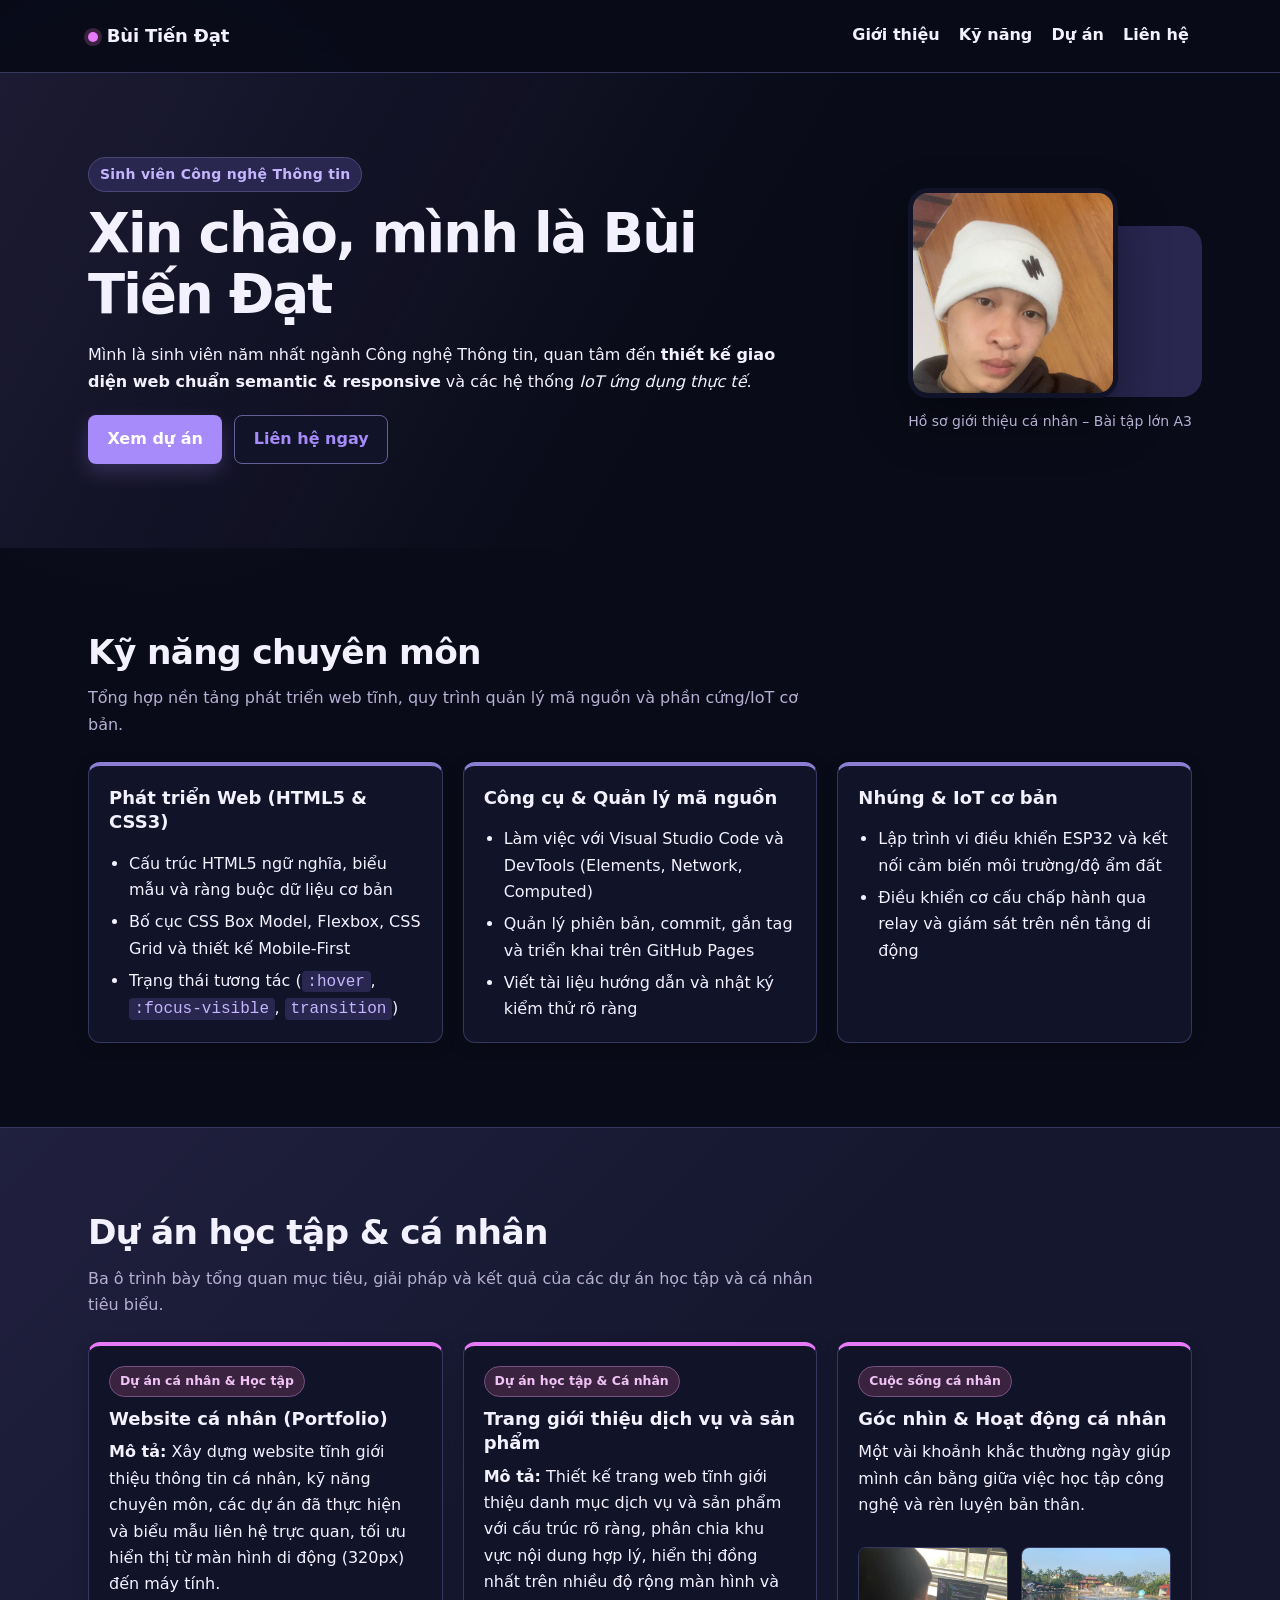
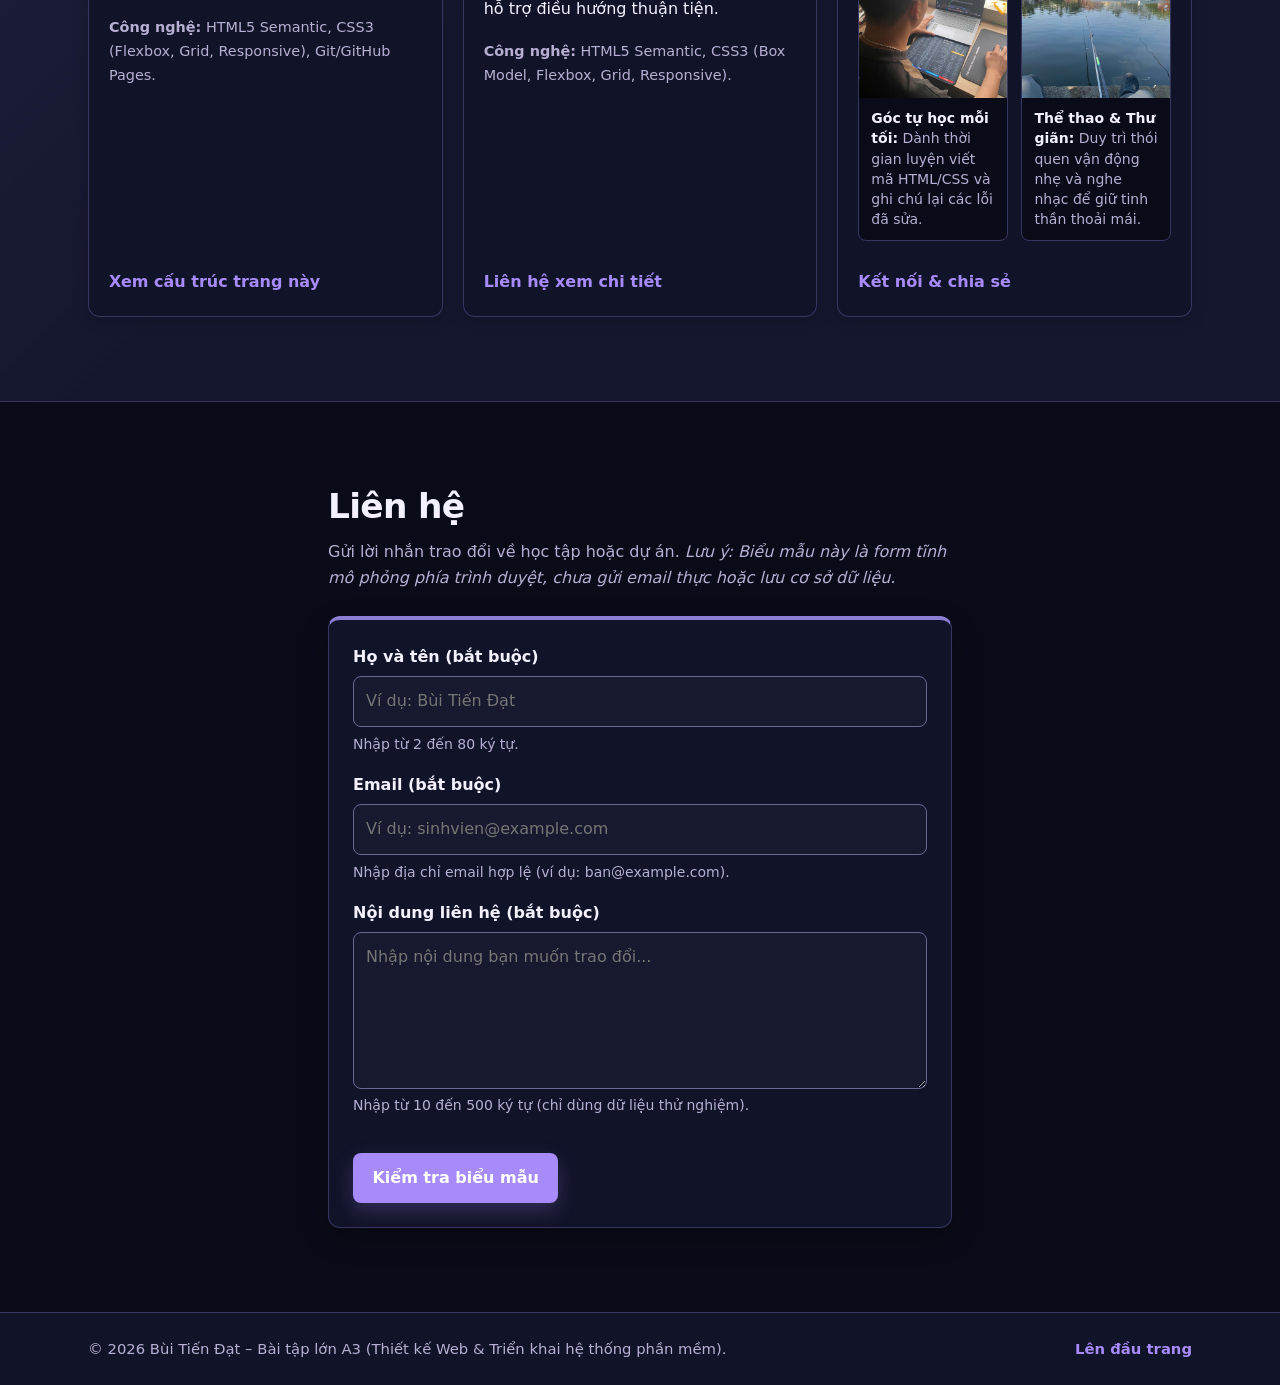
<file: index.html>
<!doctype html>
<html lang="vi">
<head>
  <meta charset="UTF-8">
  <meta name="viewport" content="width=device-width, initial-scale=1">
  <title>Bùi Tiến Đạt – Portfolio Cá Nhân</title>
  <link rel="stylesheet" href="css/style.css">
</head>
<body>
  <header class="site-header">
    <div class="container header-inner">
      <a class="brand" href="#gioi-thieu">Bùi Tiến Đạt</a>
      <nav class="site-nav" aria-label="Điều hướng chính">
        <a href="#gioi-thieu">Giới thiệu</a>
        <a href="#ky-nang">Kỹ năng</a>
        <a href="#du-an">Dự án</a>
        <a href="#lien-he">Liên hệ</a>
      </nav>
    </div>
  </header>

  <main id="main-content">
    <!-- Phần 1: Giới thiệu cá nhân -->
    <section id="gioi-thieu" class="section hero-section" aria-labelledby="tieu-de-gioi-thieu">
      <div class="container hero-inner">
        <div class="hero-content">
          <p class="eyebrow">Sinh viên Công nghệ Thông tin</p>
          <h1 id="tieu-de-gioi-thieu">Xin chào, mình là Bùi Tiến Đạt</h1>
          <p>
            Mình là sinh viên năm nhất ngành Công nghệ Thông tin, quan tâm đến
            <strong>thiết kế giao diện web chuẩn semantic &amp; responsive</strong>
            và các hệ thống <em>IoT ứng dụng thực tế</em>.
          </p>
          <div class="hero-actions">
            <a class="button button-primary" href="#du-an">Xem dự án</a>
            <a class="button button-secondary" href="#lien-he">Liên hệ ngay</a>
          </div>
        </div>
        <figure class="avatar-box">
          <img src="assets/images/avata.jpg" alt="Ảnh minh họa chân dung sinh viên ngành Công nghệ Thông tin" width="240" height="240">
          <figcaption>Hồ sơ giới thiệu cá nhân – Bài tập lớn A3</figcaption>
        </figure>
      </div>
    </section>

    <!-- Phần 2: Kỹ năng chuyên môn -->
    <section id="ky-nang" class="section" aria-labelledby="tieu-de-ky-nang">
      <div class="container">
        <h2 id="tieu-de-ky-nang">Kỹ năng chuyên môn</h2>
        <p class="section-intro">Tổng hợp nền tảng phát triển web tĩnh, quy trình quản lý mã nguồn và phần cứng/IoT cơ bản.</p>

        <div class="skills-grid">
          <article class="skill-group">
            <h3>Phát triển Web (HTML5 &amp; CSS3)</h3>
            <ul>
              <li>Cấu trúc HTML5 ngữ nghĩa, biểu mẫu và ràng buộc dữ liệu cơ bản</li>
              <li>Bố cục CSS Box Model, Flexbox, CSS Grid và thiết kế Mobile-First</li>
              <li>Trạng thái tương tác (<code>:hover</code>, <code>:focus-visible</code>, <code>transition</code>)</li>
            </ul>
          </article>

          <article class="skill-group">
            <h3>Công cụ &amp; Quản lý mã nguồn</h3>
            <ul>
              <li>Làm việc với Visual Studio Code và DevTools (Elements, Network, Computed)</li>
              <li>Quản lý phiên bản, commit, gắn tag và triển khai trên GitHub Pages</li>
              <li>Viết tài liệu hướng dẫn và nhật ký kiểm thử rõ ràng</li>
            </ul>
          </article>

          <article class="skill-group">
            <h3>Nhúng &amp; IoT cơ bản</h3>
            <ul>
              <li>Lập trình vi điều khiển ESP32 và kết nối cảm biến môi trường/độ ẩm đất</li>
              <li>Điều khiển cơ cấu chấp hành qua relay và giám sát trên nền tảng di động</li>
            </ul>
          </article>
        </div>
      </div>
    </section>

    <!-- Phần 3: Dự án học tập & cá nhân (3 ô trình bày) -->
    <section id="du-an" class="section section-alt" aria-labelledby="tieu-de-du-an">
      <div class="container">
        <h2 id="tieu-de-du-an">Dự án học tập &amp; cá nhân</h2>
        <p class="section-intro">
          Ba ô trình bày tổng quan mục tiêu, giải pháp và kết quả của các dự án học tập và cá nhân tiêu biểu.
        </p>

        <div class="projects-grid" aria-label="Danh sách 3 dự án học tập và cá nhân">
          <!-- Ô 1: Website cá nhân -->
          <article class="project-card">
            <p class="project-badge">Dự án cá nhân &amp; Học tập</p>
            <h3>Website cá nhân (Portfolio)</h3>
            <p>
              <strong>Mô tả:</strong> Xây dựng website tĩnh giới thiệu thông tin cá nhân, kỹ năng chuyên môn, các dự án đã thực hiện và biểu mẫu liên hệ trực quan, tối ưu hiển thị từ màn hình di động (320px) đến máy tính.
            </p>
            <p class="project-tech"><strong>Công nghệ:</strong> HTML5 Semantic, CSS3 (Flexbox, Grid, Responsive), Git/GitHub Pages.</p>
            <a class="project-link" href="#gioi-thieu">Xem cấu trúc trang này</a>
          </article>

          <!-- Ô 2: Trang giới thiệu dịch vụ và sản phẩm -->
          <article class="project-card">
            <p class="project-badge">Dự án học tập &amp; Cá nhân</p>
            <h3>Trang giới thiệu dịch vụ và sản phẩm</h3>
            <p>
              <strong>Mô tả:</strong> Thiết kế trang web tĩnh giới thiệu danh mục dịch vụ và sản phẩm với cấu trúc rõ ràng, phân chia khu vực nội dung hợp lý, hiển thị đồng nhất trên nhiều độ rộng màn hình và hỗ trợ điều hướng thuận tiện.
            </p>
            <p class="project-tech"><strong>Công nghệ:</strong> HTML5 Semantic, CSS3 (Box Model, Flexbox, Grid, Responsive).</p>
            <a class="project-link" href="#lien-he">Liên hệ xem chi tiết</a>
          </article>

          <!-- Ô 3: Cuộc sống cá nhân (có ảnh và nội dung cho từng bức ảnh) -->
          <article class="project-card">
            <p class="project-badge">Cuộc sống cá nhân</p>
            <h3>Góc nhìn &amp; Hoạt động cá nhân</h3>
            <p>
              Một vài khoảnh khắc thường ngày giúp mình cân bằng giữa việc học tập công nghệ và rèn luyện bản thân.
            </p>

            <div class="life-gallery">
              <figure class="life-item">
                <img
                  src="assets/images/hoctap.jpg"
                  alt="Góc bàn học tập lập trình với máy tính xách tay và sổ ghi chép"
                  width="320"
                  height="180"
                >
                <figcaption>
                  <strong>Góc tự học mỗi tối:</strong> Dành thời gian luyện viết mã HTML/CSS và ghi chú lại các lỗi đã sửa.
                </figcaption>
              </figure>

              <figure class="life-item">
                <img
                  src="assets/images/giai tri.jpg"
                  alt="Khung cảnh chạy bộ buổi chiều ngoài trời giúp thư giãn sau giờ học"
                  width="320"
                  height="180"
                >
                <figcaption>
                  <strong>Thể thao &amp; Thư giãn:</strong> Duy trì thói quen vận động nhẹ và nghe nhạc để giữ tinh thần thoải mái.
                </figcaption>
              </figure>
            </div>

            <a class="project-link" href="#lien-he">Kết nối &amp; chia sẻ</a>
          </article>
        </div>
      </div>
    </section>

    <!-- Phần cuối: Liên hệ -->
    <section id="lien-he" class="section" aria-labelledby="tieu-de-lien-he">
      <div class="container contact-box">
        <h2 id="tieu-de-lien-he">Liên hệ</h2>
        <p class="section-intro">
          Gửi lời nhắn trao đổi về học tập hoặc dự án. <em>Lưu ý: Biểu mẫu này là form tĩnh mô phỏng phía trình duyệt, chưa gửi email thực hoặc lưu cơ sở dữ liệu.</em>
        </p>

        <form class="contact-form" action="ket-qua.html" method="get">
          <div class="form-field">
            <label for="fullname">Họ và tên (bắt buộc)</label>
            <input
              id="fullname"
              name="fullname"
              type="text"
              autocomplete="name"
              placeholder="Ví dụ: Bùi Tiến Đạt"
              required
              minlength="2"
              maxlength="80"
              aria-describedby="fullname-help"
            >
            <p id="fullname-help" class="help-text">Nhập từ 2 đến 80 ký tự.</p>
          </div>

          <div class="form-field">
            <label for="email">Email (bắt buộc)</label>
            <input
              id="email"
              name="email"
              type="email"
              autocomplete="email"
              placeholder="Ví dụ: sinhvien@example.com"
              required
              aria-describedby="email-help"
            >
            <p id="email-help" class="help-text">Nhập địa chỉ email hợp lệ (ví dụ: ban@example.com).</p>
          </div>

          <div class="form-field">
            <label for="message">Nội dung liên hệ (bắt buộc)</label>
            <textarea
              id="message"
              name="message"
              rows="5"
              placeholder="Nhập nội dung bạn muốn trao đổi..."
              required
              minlength="10"
              maxlength="500"
              aria-describedby="message-help"
            ></textarea>
            <p id="message-help" class="help-text">Nhập từ 10 đến 500 ký tự (chỉ dùng dữ liệu thử nghiệm).</p>
          </div>

          <div class="form-actions">
            <button class="button button-primary" type="submit">Kiểm tra biểu mẫu</button>
          </div>
        </form>
      </div>
    </section>
  </main>

  <footer class="site-footer">
    <div class="container footer-inner">
      <p>© 2026 Bùi Tiến Đạt – Bài tập lớn A3 (Thiết kế Web &amp; Triển khai hệ thống phần mềm).</p>
      <a href="#gioi-thieu">Lên đầu trang</a>
    </div>
  </footer>
</body>
</html>
</file>
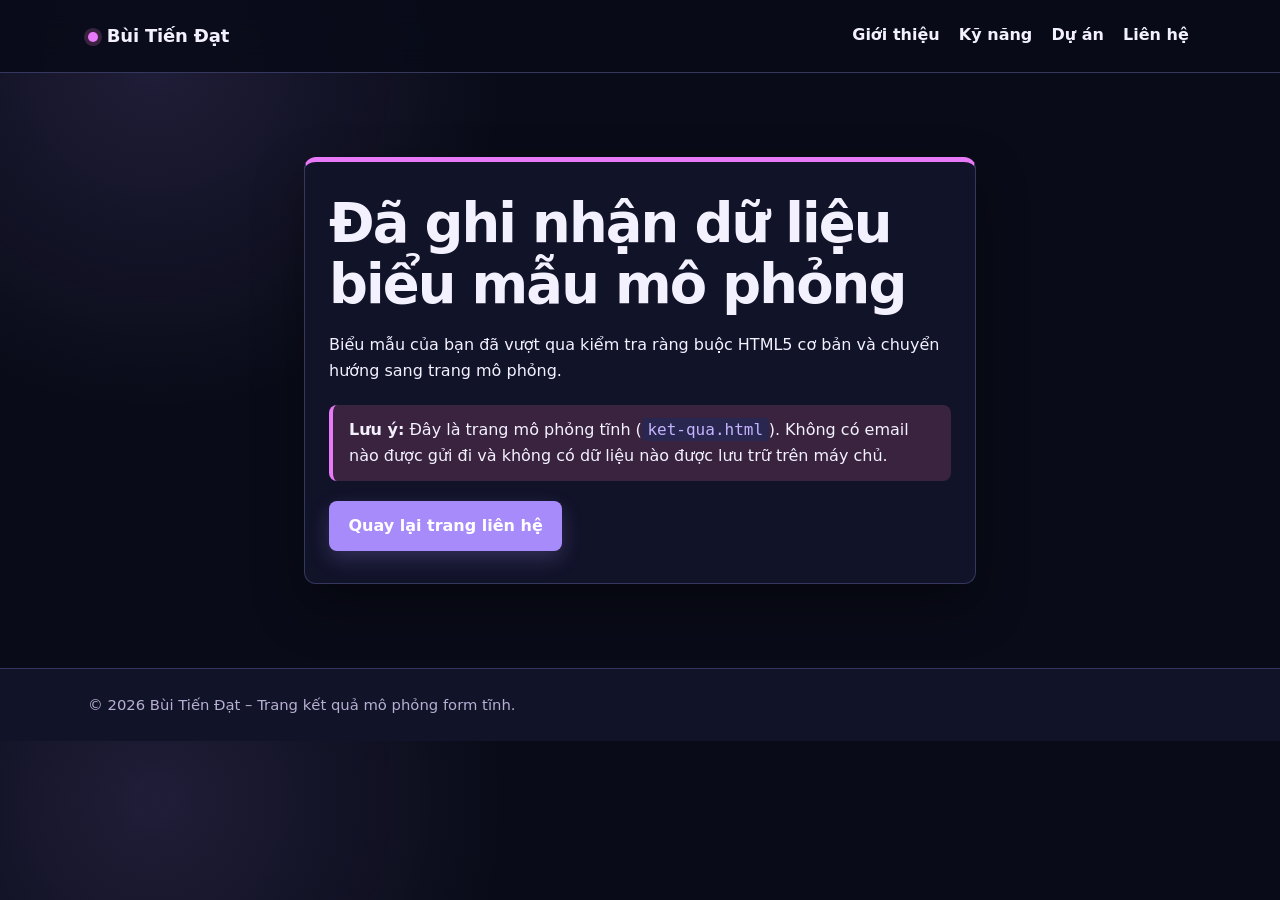
<file: ket-qua.html>
<!doctype html>
<html lang="vi">
<head>
  <meta charset="UTF-8">
  <meta name="viewport" content="width=device-width, initial-scale=1">
  <title>Kết quả kiểm tra biểu mẫu – Portfolio Cá Nhân</title>
  <link rel="stylesheet" href="css/style.css">
</head>
<body>
  <header class="site-header">
    <div class="container header-inner">
      <a class="brand" href="index.html">Bùi Tiến Đạt</a>
      <nav class="site-nav" aria-label="Điều hướng trang kết quả">
        <a href="index.html#gioi-thieu">Giới thiệu</a>
        <a href="index.html#ky-nang">Kỹ năng</a>
        <a href="index.html#du-an">Dự án</a>
        <a href="index.html#lien-he">Liên hệ</a>
      </nav>
    </div>
  </header>

  <main class="section">
    <div class="container result-box">
      <h1>Đã ghi nhận dữ liệu biểu mẫu mô phỏng</h1>
      <p>
        Biểu mẫu của bạn đã vượt qua kiểm tra ràng buộc HTML5 cơ bản và chuyển hướng sang trang mô phỏng.
      </p>
      <p class="notice">
        <strong>Lưu ý:</strong> Đây là trang mô phỏng tĩnh (<code>ket-qua.html</code>). Không có email nào được gửi đi và không có dữ liệu nào được lưu trữ trên máy chủ.
      </p>
      <a class="button button-primary" href="index.html#lien-he">Quay lại trang liên hệ</a>
    </div>
  </main>

  <footer class="site-footer">
    <div class="container footer-inner">
      <p>© 2026 Bùi Tiến Đạt – Trang kết quả mô phỏng form tĩnh.</p>
    </div>
  </footer>
</body>
</html>
</file>
<file: css/style.css>
/* 1. Thiết lập nền tảng */
*,
*::before,
*::after {
  box-sizing: border-box;
}

:root {
  --bg-page: #090b18;
  --bg-surface: #111329;
  --bg-alt: #15172f;
  --text-main: #f4f1ff;
  --text-muted: #b7afd2;
  --primary: #a78bfa;
  --primary-strong: #c4b5fd;
  --primary-soft: #292650;
  --accent: #e879f9;
  --accent-soft: #39233f;
  --border-color: #35375f;
  --error-color: #b42318;
  --focus-color: #f0abfc;
  --shadow-sm: 0 10px 28px rgba(0, 0, 0, 0.24);
  --shadow-lg: 0 22px 50px rgba(0, 0, 0, 0.38);
  --radius-sm: 0.5rem;
  --radius-md: 0.75rem;
  --radius-lg: 1.25rem;
}

html {
  scroll-behavior: smooth;
}

body {
  margin: 0;
  min-width: 280px;
  font-family: system-ui, -apple-system, "Segoe UI", Roboto, sans-serif;
  font-size: 1rem;
  line-height: 1.65;
  color: var(--text-main);
  background:
    radial-gradient(circle at 12% 8%, rgba(167, 139, 250, 0.14), transparent 22rem),
    var(--bg-page);
}

::selection {
  color: var(--text-main);
  background: #4c4378;
  color: var(--text-main);
}

img {
  max-width: 100%;
}

code {
  padding: 0.12rem 0.35rem;
  border-radius: 0.25rem;
  color: var(--primary-strong);
  background: var(--primary-soft);
}

/* 2. Khung chứa và các đoạn nội dung */
.container {
  width: 100%;
  max-width: 72rem;
  margin-inline: auto;
  padding-inline: 1rem;
}

.section {
  padding-block: clamp(3rem, 7vw, 5.25rem);
  scroll-margin-top: 5.5rem;
}

.section-alt {
  border-block: 1px solid var(--border-color);
  background:
    linear-gradient(135deg, rgba(167, 139, 250, 0.08), transparent 45%),
    var(--bg-alt);
}

.section-intro {
  max-width: 46rem;
  color: var(--text-muted);
}

h1,
h2,
h3,
p {
  margin-block-start: 0;
}

h1 {
  margin-bottom: 1rem;
  font-size: clamp(2rem, 7vw, 3.4rem);
  line-height: 1.12;
  letter-spacing: -0.035em;
}

h2 {
  margin-bottom: 0.75rem;
  font-size: clamp(1.55rem, 4vw, 2.15rem);
  line-height: 1.2;
  letter-spacing: -0.02em;
}

h3 {
  margin-bottom: 0.5rem;
  font-size: 1.125rem;
  line-height: 1.35;
}

/* 3. Header và điều hướng */
.site-header {
  position: sticky;
  z-index: 20;
  top: 0;
  background: rgba(9, 11, 24, 0.88);
  border-bottom: 1px solid var(--border-color);
  backdrop-filter: blur(14px);
  -webkit-backdrop-filter: blur(14px);
}

.header-inner {
  display: flex;
  flex-wrap: wrap;
  align-items: center;
  justify-content: space-between;
  gap: 0.75rem 1.5rem;
  min-height: 4.5rem;
  padding-block: 0.8rem;
}

.brand {
  color: var(--text-main);
  font-size: 1.125rem;
  font-weight: 800;
  text-decoration: none;
  letter-spacing: -0.01em;
}

.brand::before {
  content: "";
  display: inline-block;
  width: 0.62rem;
  height: 0.62rem;
  margin-right: 0.55rem;
  border-radius: 50%;
  background: var(--accent);
  box-shadow: 0 0 0 4px var(--accent-soft);
}

.site-nav {
  display: flex;
  flex-wrap: wrap;
  align-items: center;
  gap: 0.25rem 0.8rem;
}

.site-nav a {
  padding: 0.35rem 0.2rem;
  color: var(--text-main);
  font-weight: 600;
  text-decoration: none;
  border-bottom: 2px solid transparent;
  transition: color 180ms ease, border-color 180ms ease;
}

.site-nav a:hover {
  color: var(--primary);
  border-bottom-color: var(--accent);
}

/* 4. Giới thiệu cá nhân */
.hero-section {
  background:
    linear-gradient(120deg, rgba(167, 139, 250, 0.12), rgba(9, 11, 24, 0) 55%),
    var(--bg-page);
}

.hero-inner {
  display: flex;
  flex-direction: column-reverse;
  align-items: flex-start;
  gap: 2rem;
}

.hero-content {
  min-width: 0;
  max-width: 43rem;
}

.eyebrow {
  display: inline-flex;
  margin-bottom: 0.75rem;
  padding: 0.32rem 0.68rem;
  border: 1px solid #4d4778;
  border-radius: 999px;
  color: var(--primary-strong);
  background: var(--primary-soft);
  font-size: 0.875rem;
  font-weight: 800;
  letter-spacing: 0.02em;
}

.avatar-box {
  position: relative;
  flex: 0 0 auto;
  margin: 0;
  min-width: 0;
}

.avatar-box::before {
  content: "";
  position: absolute;
  z-index: 0;
  right: -0.65rem;
  bottom: 2.25rem;
  width: 70%;
  height: 70%;
  border-radius: var(--radius-lg);
  background: var(--primary-soft);
}

.avatar-box img {
  position: relative;
  z-index: 1;
  display: block;
  width: 150px;
  height: 150px;
  object-fit: cover;
  border: 5px solid var(--bg-surface);
  border-radius: var(--radius-lg);
  box-shadow: var(--shadow-lg);
}

.avatar-box figcaption {
  position: relative;
  z-index: 2;
  margin-top: 0.75rem;
  color: var(--text-muted);
  font-size: 0.875rem;
}

.hero-actions,
.form-actions {
  display: flex;
  flex-wrap: wrap;
  gap: 0.75rem;
  margin-top: 1.25rem;
}

/* 5. Nút bấm và trạng thái tương tác */
.button {
  display: inline-flex;
  align-items: center;
  justify-content: center;
  min-height: 2.75rem;
  padding: 0.65rem 1.15rem;
  border: 1px solid transparent;
  border-radius: var(--radius-sm);
  font: inherit;
  font-weight: 800;
  text-decoration: none;
  cursor: pointer;
  transition: transform 180ms ease, box-shadow 180ms ease, background-color 180ms ease;
}

.button-primary {
  color: #ffffff;
  background: var(--primary);
  box-shadow: 0 8px 20px rgba(167, 139, 250, 0.22);
}

.button-primary:hover {
  background: var(--primary-strong);
  transform: translateY(-2px);
  box-shadow: 0 12px 26px rgba(196, 181, 253, 0.28);
}

.button-primary:active,
.button-secondary:active {
  transform: translateY(1px);
  box-shadow: none;
}

.button-secondary {
  color: var(--primary);
  background: var(--bg-surface);
  border-color: #66609a;
}

.button-secondary:hover {
  background: var(--primary-soft);
  transform: translateY(-2px);
}

/* 6. Kỹ năng và dự án */
.skills-grid,
.projects-grid {
  display: grid;
  grid-template-columns: minmax(0, 1fr);
  gap: 1.25rem;
  margin-top: 1.5rem;
}

.skill-group,
.project-card {
  display: flex;
  flex-direction: column;
  min-width: 0;
  height: 100%;
  padding: 1.25rem;
  border: 1px solid var(--border-color);
  border-radius: var(--radius-md);
  background: var(--bg-surface);
  box-shadow: 0 4px 16px rgba(0, 0, 0, 0.18);
  transition: transform 180ms ease, box-shadow 180ms ease, border-color 180ms ease;
}

.skill-group {
  border-top: 4px solid #8b7ed3;
}

.project-card {
  border-top: 4px solid var(--accent);
}

.skill-group:hover,
.project-card:hover,
.project-card:focus-within {
  border-color: #70699e;
  transform: translateY(-5px);
  box-shadow: var(--shadow-lg);
}

.project-badge {
  align-self: flex-start;
  margin-bottom: 0.65rem;
  padding: 0.24rem 0.62rem;
  border: 1px solid #795084;
  border-radius: 999px;
  color: #f0c2f5;
  background: var(--accent-soft);
  font-size: 0.78rem;
  font-weight: 800;
}

.skill-group ul {
  margin: 0.5rem 0 0;
  padding-left: 1.25rem;
}

.skill-group li + li {
  margin-top: 0.35rem;
}

.project-tech {
  margin-top: 0.15rem;
  color: var(--text-muted);
  font-size: 0.9rem;
}

.project-link {
  align-self: flex-start;
  margin-top: auto;
  padding-top: 0.75rem;
  color: var(--primary);
  font-weight: 800;
  text-decoration: none;
  overflow-wrap: anywhere;
}

.project-link:hover {
  color: var(--primary-strong);
  text-decoration: underline;
  text-decoration-thickness: 2px;
  text-underline-offset: 3px;
}

a[href^="http"] {
  color: var(--primary);
  overflow-wrap: anywhere;
}

/* Thư viện ảnh trong dự án cá nhân */
.life-gallery {
  display: grid;
  grid-template-columns: minmax(0, 1fr);
  gap: 0.85rem;
  margin-block: 0.75rem 1rem;
}

.life-item {
  min-width: 0;
  margin: 0;
  overflow: hidden;
  border: 1px solid var(--border-color);
  border-radius: var(--radius-sm);
  background: var(--bg-page);
}

.life-item img {
  display: block;
  width: 100%;
  height: 180px;
  object-fit: cover;
}

.life-item figcaption {
  padding: 0.65rem 0.75rem;
  color: var(--text-muted);
  font-size: 0.875rem;
  line-height: 1.45;
}

.life-item figcaption strong {
  color: var(--text-main);
}

/* 7. Biểu mẫu liên hệ */
.contact-box {
  max-width: 42rem;
}

.contact-form {
  display: grid;
  gap: 1rem;
  margin-top: 1.5rem;
  padding: 1.5rem;
  border: 1px solid var(--border-color);
  border-top: 4px solid #8b7ed3;
  border-radius: var(--radius-md);
  background: var(--bg-surface);
  box-shadow: var(--shadow-sm);
}

.form-field {
  display: grid;
  gap: 0.35rem;
  min-width: 0;
}

label {
  font-weight: 800;
}

input,
textarea {
  width: 100%;
  padding: 0.72rem 0.75rem;
  border: 1px solid #686895;
  border-radius: var(--radius-sm);
  color: var(--text-main);
  background: #17192f;
  font: inherit;
  transition: border-color 180ms ease, box-shadow 180ms ease, background-color 180ms ease;
}

textarea {
  resize: vertical;
  min-height: 8rem;
}

input:hover,
textarea:hover {
  border-color: #8d83bd;
}

input:focus,
textarea:focus {
  border-color: var(--primary);
  background: #1c1d39;
  box-shadow: 0 0 0 4px rgba(167, 139, 250, 0.16);
}

.help-text {
  margin: 0;
  color: var(--text-muted);
  font-size: 0.875rem;
}

input:user-invalid,
textarea:user-invalid {
  border: 2px solid var(--error-color);
  background: #2b1722;
}

/* 8. Trạng thái focus bàn phím */
a:focus-visible,
button:focus-visible,
input:focus-visible,
textarea:focus-visible {
  outline: 3px solid var(--focus-color);
  outline-offset: 3px;
}

/* 9. Footer và trang kết quả */
.site-footer {
  margin-top: 0;
  padding-block: 1.5rem;
  border-top: 1px solid var(--border-color);
  color: var(--text-muted);
  background: var(--bg-surface);
  font-size: 0.925rem;
}

.footer-inner {
  display: flex;
  flex-wrap: wrap;
  align-items: center;
  justify-content: space-between;
  gap: 0.75rem 1.5rem;
}

.footer-inner p {
  margin: 0;
}

.footer-inner a {
  color: var(--primary);
  font-weight: 800;
  text-decoration: none;
}

.footer-inner a:hover {
  text-decoration: underline;
}

.result-box {
  max-width: 42rem;
  padding: clamp(1.25rem, 4vw, 2rem);
  border: 1px solid var(--border-color);
  border-top: 5px solid var(--accent);
  border-radius: var(--radius-md);
  background: var(--bg-surface);
  box-shadow: var(--shadow-lg);
}

.notice {
  margin-block: 1.25rem;
  padding: 0.75rem 1rem;
  border-left: 4px solid var(--accent);
  border-radius: var(--radius-sm);
  background: var(--accent-soft);
}

/* 10. Breakpoint từ 640px */
@media (min-width: 640px) {
  .hero-inner {
    flex-direction: row;
    align-items: center;
    justify-content: space-between;
    gap: 2.5rem;
  }

  .avatar-box img {
    width: 210px;
    height: 210px;
  }

  .skills-grid,
  .projects-grid {
    grid-template-columns: repeat(2, minmax(0, 1fr));
  }

  .life-gallery {
    grid-template-columns: repeat(2, minmax(0, 1fr));
  }

  .life-item img {
    height: 150px;
  }
}

/* 11. Breakpoint từ 960px */
@media (min-width: 960px) {
  .container {
    padding-inline: 1.5rem;
  }

  .skills-grid,
  .projects-grid {
    grid-template-columns: repeat(3, minmax(0, 1fr));
  }
}

/* Giảm chuyển động cho người dùng cấu hình trình duyệt tương ứng */
@media (prefers-reduced-motion: reduce) {
  html {
    scroll-behavior: auto;
  }

  *,
  *::before,
  *::after {
    transition-duration: 0.01ms !important;
  }
}
</file>
